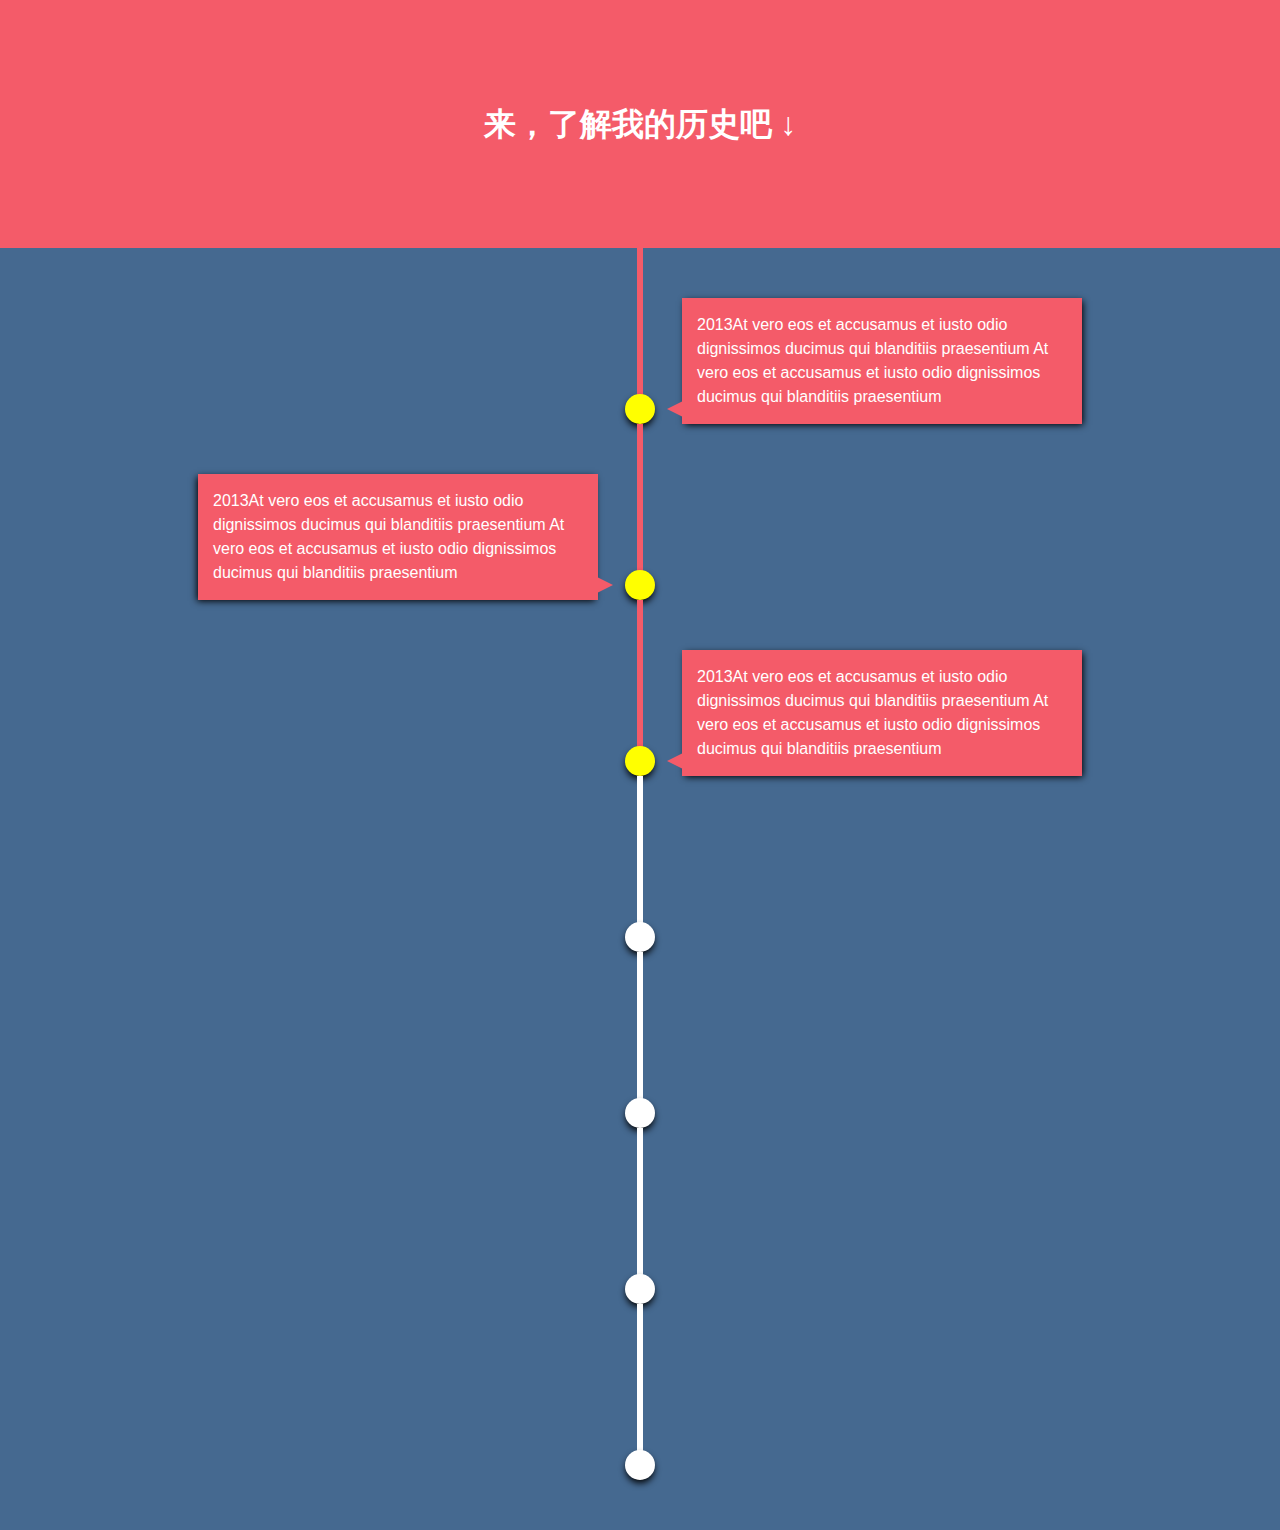
<file: verticle-timeline/index.html>
<html>
<head>
	<meta charset="utf-8" />
	<title>verticle time line</title>
	<link rel="stylesheet" type="text/css" href="index.css">
</head>
<body>
<section class="intro">
	<div class="container">
		<h1>来，了解我的历史吧 &darr;</h1>
	</div>
</section>
<section class="timeline">
	<ul>
		<li class="kk">
			<div>
				<time>2013</time>At vero eos et accusamus et iusto odio dignissimos ducimus qui blanditiis praesentium At vero eos et accusamus et iusto odio dignissimos ducimus qui blanditiis praesentium
			</div>
		</li>
		<li>
			<div>
				<time>2013</time>At vero eos et accusamus et iusto odio dignissimos ducimus qui blanditiis praesentium At vero eos et accusamus et iusto odio dignissimos ducimus qui blanditiis praesentium
			</div>
		</li>
		<li>
			<div>
				<time>2013</time>At vero eos et accusamus et iusto odio dignissimos ducimus qui blanditiis praesentium At vero eos et accusamus et iusto odio dignissimos ducimus qui blanditiis praesentium
			</div>
		</li>
		<li>
			<div>
				<time>2013</time>At vero eos et accusamus et iusto odio dignissimos ducimus qui blanditiis praesentium At vero eos et accusamus et iusto odio dignissimos ducimus qui blanditiis praesentium
			</div>
		</li>
		<li>
			<div>
				<time>2013</time>At vero eos et accusamus et iusto odio dignissimos ducimus qui blanditiis praesentium At vero eos et accusamus et iusto odio dignissimos ducimus qui blanditiis praesentium
			</div>
		</li>
		<li>
			<div>
				<time>2013</time>At vero eos et accusamus et iusto odio dignissimos ducimus qui blanditiis praesentium At vero eos et accusamus et iusto odio dignissimos ducimus qui blanditiis praesentium
			</div>
		</li>
		<li>
			<div>
				<time>2013</time>At vero eos et accusamus et iusto odio dignissimos ducimus qui blanditiis praesentium At vero eos et accusamus et iusto odio dignissimos ducimus qui blanditiis praesentium
			</div>
		</li>
	</ul>
</section>
<script src="index.js"></script>
</body>
</html>
</file>
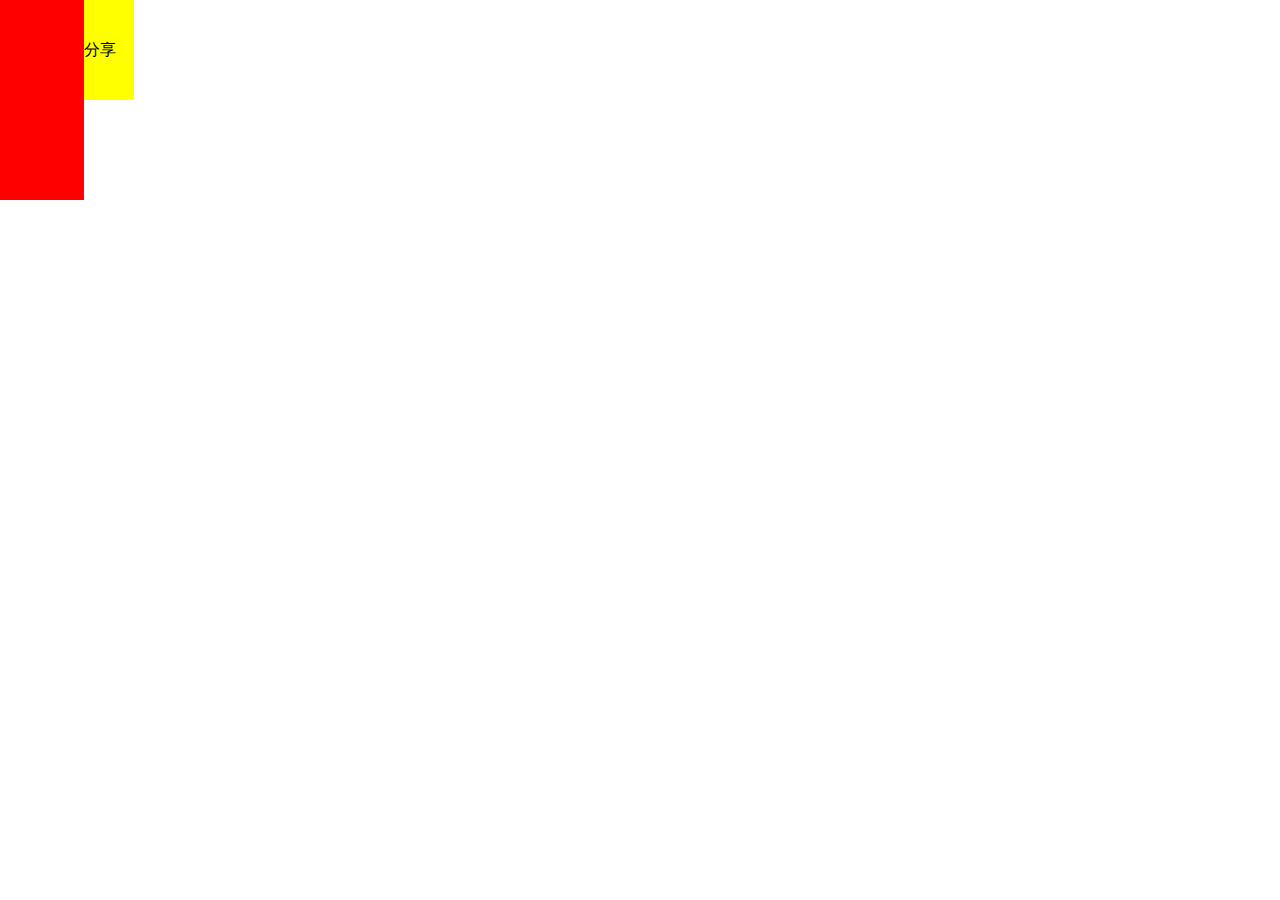
<file: js/huanchong.html>
<html>
<head>
	<title>缓冲</title>
	<style type="text/css">
       body,div{
       	margin: 0;
       	padding:0;

       }   
       #main{
       	width:200px;
       	height:200px;
       	background-color: red;
       	position:relative; 
       	left:-200px;
       	top:0;}
    
       #main span{
       display: block;
       position: absolute;
       left:200px;
       	width:50px;
       	height:100px;
       	background-color: yellow;
       	line-height: 100px;
       	cursor: pointer;
       	
       }
	</style>
	<script type="text/javascript">
       window.onload=function(){
       	var main=document.getElementById('main');
       	main.onmouseover=function(){
             startmove(0);
	};
       	main.onmouseout=function(){
       		
       			startmove(-200);
       	};
}
        var time="";
       	function startmove(mb){
       		clearInterval(time);
       		var main=document.getElementById('main');
       		var speed=(mb-main.offsetLeft)/50;
                  speed=speed>0?Math.ceil(speed):Math.floor(speed);
                  time=setInterval(function(){
            	if(main.offsetLeft==mb){
            		clearInterval(time);
            	}else
                  main.style.left=main.offsetLeft+speed+'px';

                  },30);
       	}
 
       
	</script>
</head>
<body>
   
     <div id="main"><span>分享</span></div>
     
   
</body>
</html>
</file>
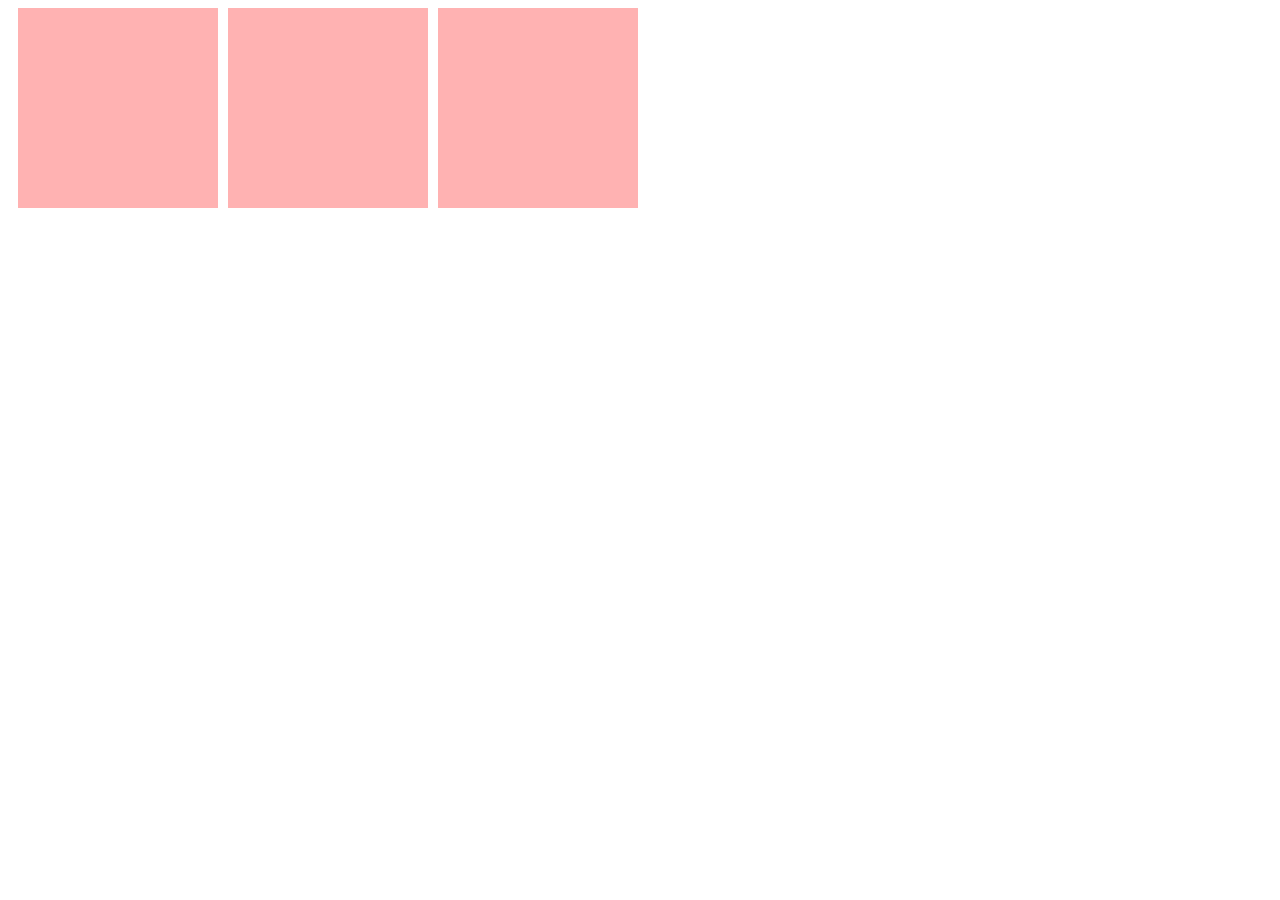
<file: js/opacity.html>
<html>
<head>
	<title>透明度动画</title>
	<style type="text/css">
       div{
       	width:200px;
       	height: 200px;
       	background-color: red;
       	opacity: 0.3;
       	filter:alpha(opacity:30);
        float: left;
        margin-left: 10px;
       }
	</style>
	<script type="text/javascript">
     window.onload=function(){
      var main=document.getElementsByTagName('div');
      for(var i=0;i<main.length;i++){
        main[i].time="";
        main[i].alpha=30;
      main[i].onmouseover=function(){
        startmove(this,100);
      };
      main[i].onmouseout=function(){
        startmove(this,30);
      };
      }
     }
     
     function startmove(obj,target){
        
        clearInterval(obj.time);
        obj.time=setInterval(function(){
          var speed=0;
          if(obj.alpha>target){
            speed=-10;
          }
          else{
            speed=10;
          }
            if(obj.alpha==target){
              clearInterval(obj.time);
            }
            else{
               obj.alpha+=speed;
               obj.style.filter='alpha(opacity:'+obj.alpha+')';//ie
               obj.style.filter=obj.alpha/100;
            }
        },30);
     }
	</script>
</head>
<body>
    <div class="main"></div>
    <div class="main"></div>
    <div class="main"></div>
</body>
</html>
</file>
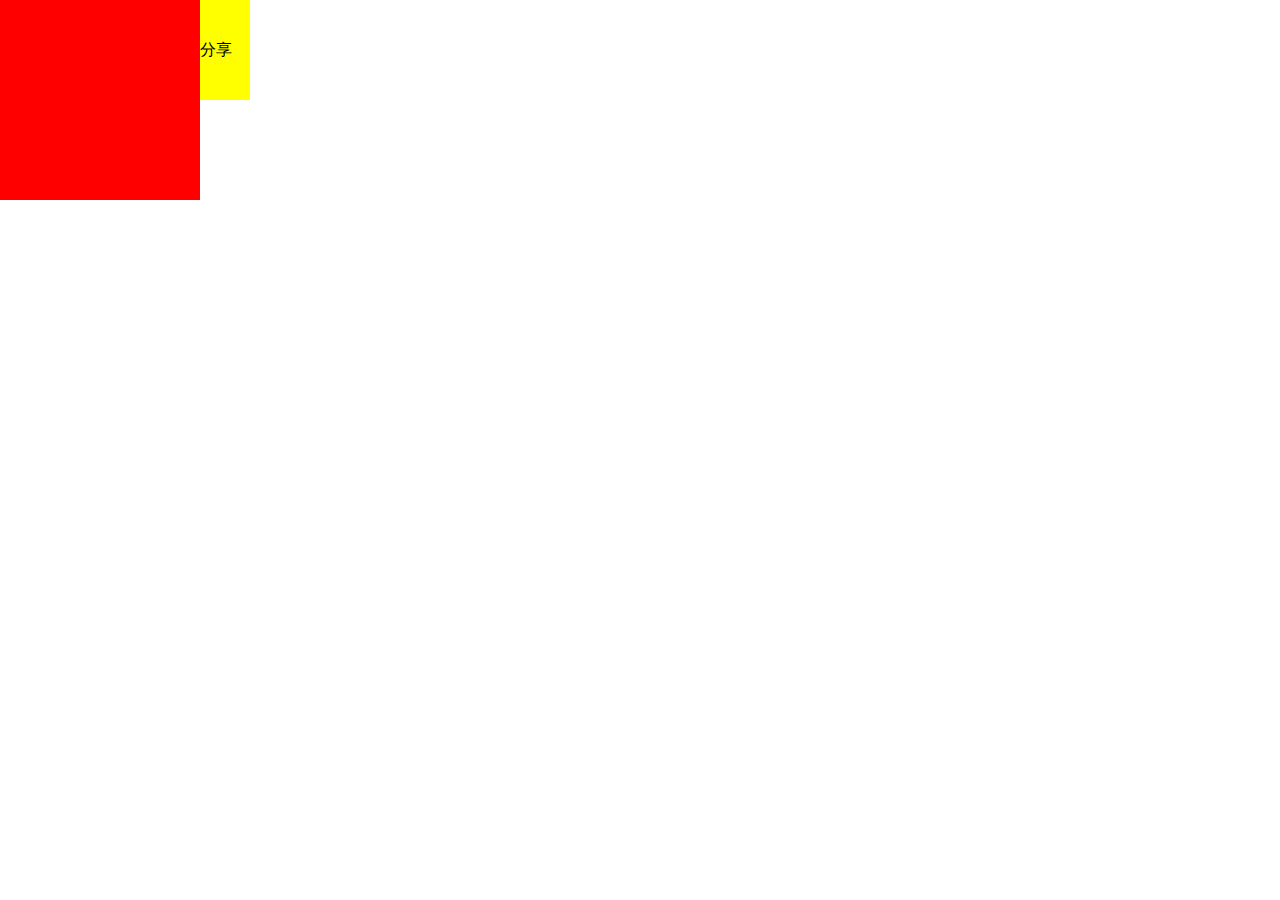
<file: js/yun.html>
<html>
<head>
	<title>js动画</title>
	<style type="text/css">
       body,div{
       	margin: 0;
       	padding:0;

       }
    
       #main{
       	width:200px;
       	height:200px;
       	background-color: red;
       	position:relative; 
       	left:-200px;
       	top:0;}
    
       #main span{
       display: block;
       position: absolute;
       left:200px;
       	width:50px;
       	height:100px;
       	background-color: yellow;
       	line-height: 100px;
       	cursor: pointer;
       	
       }
	</style>
	<script type="text/javascript">
       window.onload=function(){
       	var main=document.getElementById('main');
       	main.onmouseover=function(){
             startmove(0);
	};
       	main.onmouseout=function(){
       		
       			startmove(-200);
       	};
}
        var time="";
       	function startmove(mb){
       		clearInterval(time);
       		var main=document.getElementById('main');
       		var speed=0;
       		if(main.offsetLeft>mb){
       			speed=-10;
       		}else if(main.offsetLeft<mb){
       			speed=10;
       		}
            time=setInterval(function(){
            	if(main.offsetLeft==mb){
            		clearInterval(time);
            	}else
            main.style.left=main.offsetLeft+speed+'px';

          },30);
       	}
 
       
	</script>
</head>
<body>
   
     <div id="main"><span>分享</span></div>
     
   
</body>
</html>
</file>
<file: verticle-timeline/index.css>
*,
*::before,
*::after {
  margin: 0;
  padding: 0;
  box-sizing: border-box;
}
body {
  font: normal 16px/1.5 "Helvetica Neue", sans-serif;
  background: #456990;
  color: #fff;
  overflow-x: hidden;
  padding-bottom: 50px;
} 
/* INTRO SECTION
–––––––––––––––––––––––––––––––––––––––––––––––––– */
.intro{
	background: #F45B69;
	padding: 100px 0;
}
.container{
	width:90%;
	max-width: 1200px;
	margin:0 auto;
	text-align: center;
}
h1{
	font-size: 2.0rem;
}
/* TIMELINE
–––––––––––––––––––––––––––––––––––––––––––––––––– */
.timeline ul li{
	list-style-type: none;
	position: relative;
	width:6px;
	margin:0 auto;
	padding-top: 50px;
}

.timeline ul li::after{
	content: "";
	position:absolute;
	left:50%;
	bottom:0;
	transform:translateX(-50%);
	-webkit-transform:translateX(-50%);
	width:30px;
	height:30px;
	border-radius: 50%;
	box-shadow: 0px 4px 7px -1px #000 
}
.timeline ul li div{
	position: relative;
	bottom:0;
	width: 400px;
	padding:15px;
	background: #F45B69;
}
.timeline ul li div::before{
	content: "";
	position: absolute;
	bottom: 7px;
	width:0;
	height:0;
	border-style:solid;
}
.timeline ul li:nth-child(odd) div{
	left:45px;
	box-shadow: 2px 2px 7px -1px #000;
}
.timeline ul li:nth-child(odd) div::before{
	left:-15px;
	border-width:8px 16px 8px 0;
	border-color: transparent #F45B69 transparent transparent;
}
.timeline ul li:nth-child(even) div{
	left:-439px;     /*  400+45-6 */
	box-shadow: -2px 2px 7px -1px #000;	
}
.timeline ul li:nth-child(even) div::before{
	right:-15px;
	border-width: 8px 0 8px 16px;
	border-color: transparent transparent transparent #F45B69;
}
/* add animation
–––––––––––––––––––––––––––––––––––––––––––––––––– */
.timeline ul li{
	background: #fff;	
	transition:background .3s ease-in-out 0.1s;
	-webkit-transition:background .3s ease-in-out 0.1s;
}
.timeline ul li.in-view{
	background: #F45B69;
}
.timeline ul li::after{
	background: #fff;
	transition:background .5s ease-in-out 0.4s;
	-webkit-transition:background .5s ease-in-out 0.4s;
}
.timeline ul li.in-view::after{
	background: yellow;
}
.timeline ul li div{
	visibility: hidden;
	opacity: 0;
	transition:all .5s ease-in-out 0.5s;
	-webkit-transition:all .5s ease-in-out 0.5s;
}
.timeline ul li:nth-child(odd) div{
	transform:translate(200px,0);
	-webkit-transform:translate(200px,0);
}
.timeline ul li:nth-child(even) div{
	transform:translate(-200px,0);
	-webkit-transform:translate(-200px,0);
}
.timeline ul li.in-view div{
	transform:none;
	-webkit-transform:none;
	visibility: visible;
	opacity: 1;
}
/*add @media
--------------------------------------*/
@media screen and (max-width: 900px){
	.timeline ul li div{
		width:250px;
	}
	.timeline ul li:nth-child(even) div{
		left:-289px;
	}
}
@media screen and (max-width: 600px){
	.timeline ul li{
		margin-left: 20px;
	}
	.timeline ul li div{
		width:calc(100vw - 91px);
	}
	.timeline ul li:nth-child(even) div{
		left:45px;
	}
	.timeline ul li:nth-child(even) div::before{
		left:-15px;
		border-width:8px 16px 8px 0;
		border-color: transparent #F45B69 transparent transparent;
	}
}
</file>
